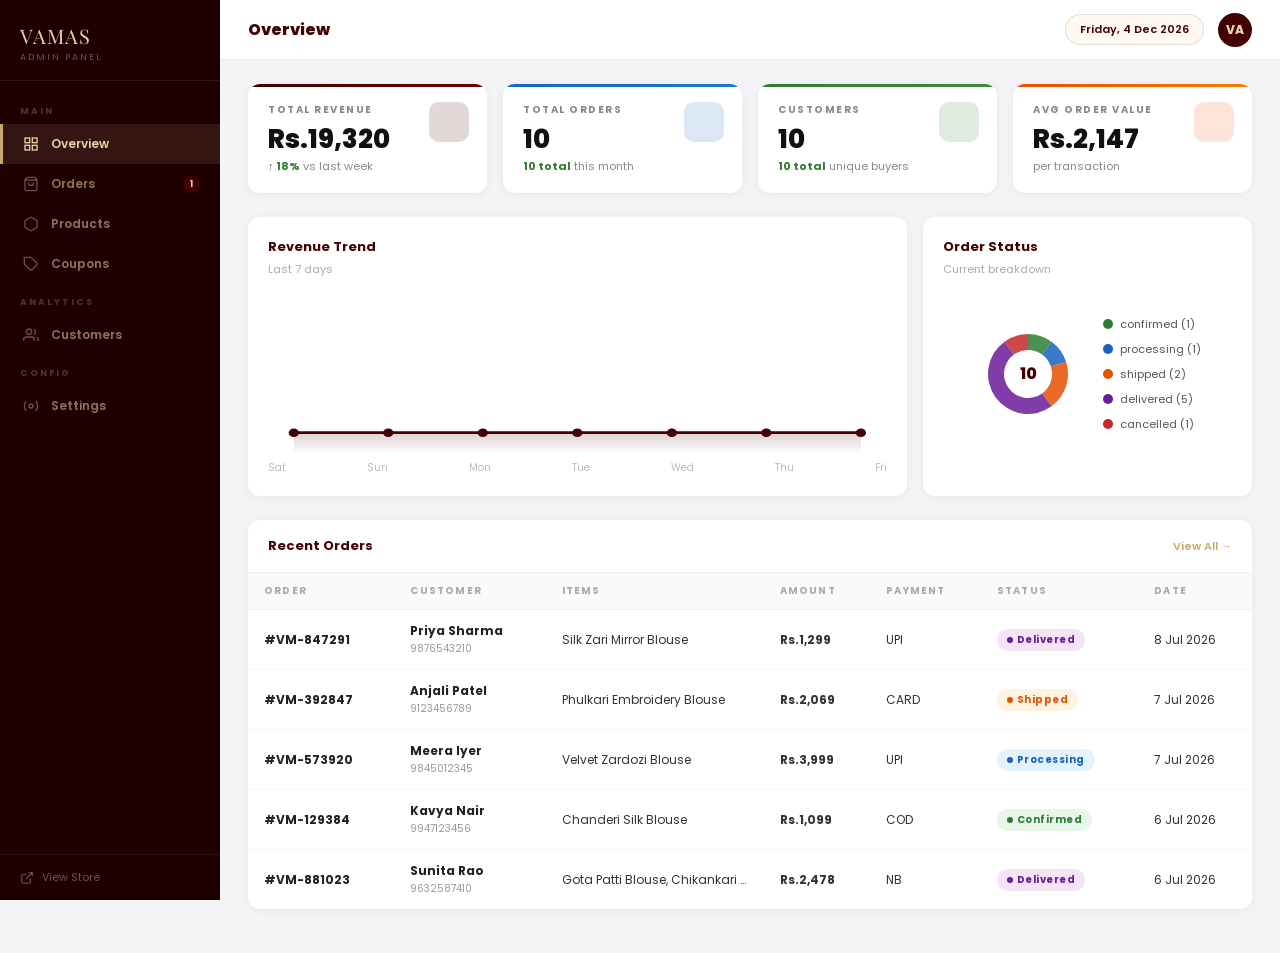
<file: dashboard.html>
<!DOCTYPE html>
<html lang="en">
<head>
  <meta charset="UTF-8">
  <meta name="viewport" content="width=device-width, initial-scale=1.0">
  <title>Admin Dashboard - VAMAS</title>
  <link rel="preconnect" href="https://fonts.googleapis.com">
  <link href="https://fonts.googleapis.com/css2?family=Poppins:wght@300;400;500;600;700;800&family=Playfair+Display:wght@700&display=swap" rel="stylesheet">
  <style>
    *{margin:0;padding:0;box-sizing:border-box;}
    :root{--m:#420001;--ml:#6a0002;--g:#e7d1a6;--gd:#c9a96e;--bg:#fff9f2;--sb:#1e0001;--sbl:#2e0002;}
    body{font-family:'Poppins',sans-serif;background:#f4f4f6;color:#333;display:flex;min-height:100vh;}

    /* ══ SIDEBAR ══ */
    .sidebar{width:220px;background:var(--sb);flex-shrink:0;display:flex;flex-direction:column;position:fixed;top:0;left:0;height:100vh;z-index:100;transition:width .3s;}
    .sb-logo{padding:22px 20px 16px;border-bottom:1px solid rgba(231,209,166,.1);}
    .sb-logo-text{font-family:'Playfair Display',serif;font-size:20px;color:var(--g);letter-spacing:.05em;}
    .sb-logo-sub{font-size:9px;color:rgba(231,209,166,.4);letter-spacing:2px;margin-top:2px;}
    .sb-nav{flex:1;padding:12px 0;overflow-y:auto;}
    .sb-section{font-size:9px;font-weight:700;color:rgba(231,209,166,.25);letter-spacing:2px;padding:12px 20px 6px;}
    .sb-item{display:flex;align-items:center;gap:12px;padding:11px 20px;cursor:pointer;color:rgba(231,209,166,.55);font-size:12px;font-weight:600;transition:all .2s;border-left:3px solid transparent;text-decoration:none;}
    .sb-item:hover{background:rgba(231,209,166,.06);color:rgba(231,209,166,.9);}
    .sb-item.active{background:rgba(231,209,166,.1);color:var(--g);border-left-color:var(--gd);}
    .sb-item svg{flex-shrink:0;opacity:.7;}
    .sb-item.active svg{opacity:1;}
    .sb-badge{background:var(--m);color:var(--g);font-size:9px;font-weight:700;padding:2px 7px;border-radius:10px;margin-left:auto;}
    .sb-footer{padding:14px 20px;border-top:1px solid rgba(231,209,166,.08);}
    .sb-store-link{display:flex;align-items:center;gap:8px;font-size:11px;color:rgba(231,209,166,.4);text-decoration:none;transition:color .2s;}
    .sb-store-link:hover{color:var(--g);}

    /* ══ MAIN ══ */
    .main{margin-left:220px;flex:1;display:flex;flex-direction:column;min-height:100vh;}

    /* ── Top bar ── */
    .topbar{background:#fff;padding:0 28px;height:60px;display:flex;align-items:center;justify-content:space-between;border-bottom:1px solid #eee;position:sticky;top:0;z-index:50;}
    .topbar-title{font-size:16px;font-weight:800;color:var(--m);}
    .topbar-right{display:flex;align-items:center;gap:14px;}
    .tb-badge{background:var(--bg);border:1px solid rgba(66,0,1,.12);border-radius:20px;padding:6px 14px;font-size:11px;font-weight:600;color:var(--m);cursor:pointer;}
    .tb-avatar{width:34px;height:34px;border-radius:50%;background:var(--m);color:var(--g);display:flex;align-items:center;justify-content:center;font-size:12px;font-weight:800;cursor:pointer;}

    /* ── Content ── */
    .content{padding:24px 28px;flex:1;}
    .section{display:none;}
    .section.active{display:block;}

    /* ── KPI Cards ── */
    .kpi-grid{display:grid;grid-template-columns:repeat(4,1fr);gap:16px;margin-bottom:24px;}
    .kpi-card{background:#fff;border-radius:12px;padding:18px 20px;box-shadow:0 1px 8px rgba(0,0,0,.06);position:relative;overflow:hidden;}
    .kpi-card::before{content:'';position:absolute;top:0;left:0;right:0;height:3px;}
    .kpi-card.c1::before{background:linear-gradient(90deg,var(--m),var(--ml));}
    .kpi-card.c2::before{background:linear-gradient(90deg,#1565c0,#1976d2);}
    .kpi-card.c3::before{background:linear-gradient(90deg,#2e7d32,#388e3c);}
    .kpi-card.c4::before{background:linear-gradient(90deg,#e65100,#f57c00);}
    .kpi-label{font-size:10px;font-weight:700;letter-spacing:1.5px;color:#888;margin-bottom:8px;}
    .kpi-value{font-size:26px;font-weight:800;color:#111;line-height:1;}
    .kpi-sub{font-size:11px;color:#888;margin-top:6px;}
    .kpi-sub span{font-weight:700;}
    .kpi-sub .up{color:#2e7d32;}
    .kpi-sub .down{color:#e53935;}
    .kpi-icon{position:absolute;top:18px;right:18px;width:40px;height:40px;border-radius:10px;display:flex;align-items:center;justify-content:center;opacity:.15;}
    .kpi-icon.c1{background:var(--m);}
    .kpi-icon.c2{background:#1565c0;}
    .kpi-icon.c3{background:#2e7d32;}
    .kpi-icon.c4{background:#e65100;}

    /* ── Charts row ── */
    .charts-row{display:grid;grid-template-columns:2fr 1fr;gap:16px;margin-bottom:24px;}
    .chart-card{background:#fff;border-radius:12px;padding:20px;box-shadow:0 1px 8px rgba(0,0,0,.06);}
    .chart-title{font-size:13px;font-weight:700;color:var(--m);margin-bottom:4px;}
    .chart-sub{font-size:11px;color:#aaa;margin-bottom:16px;}
    .chart-area{height:160px;position:relative;}
    .chart-labels{display:flex;justify-content:space-between;margin-top:6px;}
    .chart-label{font-size:10px;color:#bbb;text-align:center;}

    /* status pie / donut */
    .donut-wrap{display:flex;align-items:center;justify-content:center;gap:20px;height:160px;}
    .donut-legend{display:flex;flex-direction:column;gap:8px;}
    .dl-item{display:flex;align-items:center;gap:7px;font-size:11px;color:#555;}
    .dl-dot{width:10px;height:10px;border-radius:50%;flex-shrink:0;}

    /* ── Tables ── */
    .card{background:#fff;border-radius:12px;box-shadow:0 1px 8px rgba(0,0,0,.06);overflow:hidden;margin-bottom:20px;}
    .card-head{display:flex;align-items:center;justify-content:space-between;padding:16px 20px;border-bottom:1px solid #f0f0f0;}
    .card-title{font-size:13px;font-weight:700;color:var(--m);}
    .card-action{font-size:11px;color:var(--gd);cursor:pointer;font-weight:600;border:none;background:none;font-family:'Poppins',sans-serif;}
    .card-action:hover{color:var(--m);}
    table{width:100%;border-collapse:collapse;}
    th{font-size:10px;font-weight:700;letter-spacing:1.2px;color:#aaa;padding:10px 16px;text-align:left;background:#fafafa;border-bottom:1px solid #f0f0f0;}
    td{font-size:12px;padding:12px 16px;border-bottom:1px solid #f7f7f7;vertical-align:middle;}
    tr:last-child td{border-bottom:none;}
    tr:hover td{background:#fafafa;}
    .td-name{font-weight:700;color:#222;}
    .td-sub{font-size:10px;color:#999;margin-top:1px;}
    .td-img{width:36px;height:42px;border-radius:5px;object-fit:cover;object-position:top;border:1px solid #eee;}

    /* status badges */
    .badge{display:inline-flex;align-items:center;gap:4px;padding:3px 10px;border-radius:20px;font-size:10px;font-weight:700;letter-spacing:.5px;}
    .badge::before{content:'';width:6px;height:6px;border-radius:50%;flex-shrink:0;}
    .badge-confirmed{background:#e8f5e9;color:#2e7d32;}.badge-confirmed::before{background:#2e7d32;}
    .badge-processing{background:#e3f2fd;color:#1565c0;}.badge-processing::before{background:#1565c0;}
    .badge-shipped{background:#fff3e0;color:#e65100;}.badge-shipped::before{background:#e65100;}
    .badge-delivered{background:#f3e5f5;color:#6a1b9a;}.badge-delivered::before{background:#6a1b9a;}
    .badge-cancelled{background:#ffebee;color:#c62828;}.badge-cancelled::before{background:#c62828;}
    .badge-active{background:#e8f5e9;color:#2e7d32;}.badge-active::before{background:#2e7d32;}
    .badge-inactive{background:#f5f5f5;color:#999;}.badge-inactive::before{background:#bbb;}

    /* ── Search / filter bar ── */
    .filter-bar{display:flex;align-items:center;gap:10px;padding:12px 16px;background:#fff;border-radius:10px;margin-bottom:16px;box-shadow:0 1px 6px rgba(0,0,0,.05);}
    .filter-search{flex:1;border:1.5px solid #eee;border-radius:7px;padding:8px 12px;font-size:12px;font-family:'Poppins',sans-serif;outline:none;}
    .filter-search:focus{border-color:var(--m);}
    .filter-btn{border:1.5px solid #eee;background:#fff;border-radius:7px;padding:8px 14px;font-size:11px;font-weight:600;cursor:pointer;color:#666;font-family:'Poppins',sans-serif;transition:all .2s;}
    .filter-btn:hover,.filter-btn.active{border-color:var(--m);color:var(--m);background:rgba(66,0,1,.04);}
    .btn-add{background:var(--m);color:var(--g);border:none;border-radius:7px;padding:9px 18px;font-size:11px;font-weight:700;cursor:pointer;font-family:'Poppins',sans-serif;letter-spacing:.5px;transition:background .2s;display:flex;align-items:center;gap:6px;}
    .btn-add:hover{background:var(--ml);}

    /* ── Action buttons in table ── */
    .tbl-action{border:none;background:none;cursor:pointer;padding:5px;border-radius:5px;color:#bbb;transition:all .2s;font-size:13px;}
    .tbl-action:hover{background:#f0f0f0;color:var(--m);}
    .tbl-action.del:hover{background:#ffebee;color:#c62828;}
    .status-select{border:1px solid #eee;border-radius:5px;padding:5px 8px;font-size:11px;font-family:'Poppins',sans-serif;background:#fff;cursor:pointer;color:#555;}

    /* ── Product grid ── */
    .prod-grid{display:grid;grid-template-columns:repeat(3,1fr);gap:16px;}
    .prod-card{background:#fff;border-radius:10px;padding:14px;box-shadow:0 1px 6px rgba(0,0,0,.05);display:flex;gap:14px;align-items:flex-start;}
    .prod-card-img{width:64px;height:76px;border-radius:7px;object-fit:cover;object-position:top;flex-shrink:0;border:1px solid #eee;}
    .prod-card-info{flex:1;}
    .prod-card-name{font-size:12px;font-weight:700;color:var(--m);margin-bottom:3px;line-height:1.3;}
    .prod-card-type{font-size:10px;color:#aaa;margin-bottom:6px;}
    .prod-card-price{font-size:14px;font-weight:800;color:var(--m);}
    .prod-card-old{font-size:10px;color:#bbb;text-decoration:line-through;margin-left:5px;}
    .stock-bar-wrap{margin-top:7px;}
    .stock-bar-label{display:flex;justify-content:space-between;font-size:10px;color:#888;margin-bottom:3px;}
    .stock-bar{height:4px;background:#eee;border-radius:2px;overflow:hidden;}
    .stock-fill{height:100%;border-radius:2px;}
    .stock-fill.hi{background:#2e7d32;}
    .stock-fill.med{background:#f57c00;}
    .stock-fill.lo{background:#e53935;}

    /* ── Coupon manager ── */
    .coupon-grid{display:grid;grid-template-columns:repeat(2,1fr);gap:14px;margin-bottom:20px;}
    .coupon-card{background:#fff;border-radius:10px;padding:16px 18px;border:1.5px solid #eee;position:relative;transition:border-color .2s;}
    .coupon-card.active-coupon{border-color:rgba(66,0,1,.2);}
    .coupon-card-code{font-size:16px;font-weight:800;color:var(--m);letter-spacing:2px;font-family:monospace;margin-bottom:5px;}
    .coupon-card-desc{font-size:11px;color:#777;margin-bottom:10px;}
    .coupon-card-meta{display:flex;gap:14px;flex-wrap:wrap;}
    .coupon-meta-item{font-size:10px;color:#aaa;display:flex;flex-direction:column;gap:2px;}
    .coupon-meta-item strong{font-size:12px;font-weight:700;color:#333;}
    .coupon-actions{position:absolute;top:14px;right:14px;display:flex;gap:6px;}
    .cc-toggle{border:none;border-radius:14px;padding:4px 11px;font-size:10px;font-weight:700;cursor:pointer;font-family:'Poppins',sans-serif;transition:all .2s;}
    .cc-toggle.on{background:#e8f5e9;color:#2e7d32;}
    .cc-toggle.off{background:#f5f5f5;color:#999;}

    /* Add coupon form */
    .add-coupon-card{background:linear-gradient(135deg,rgba(66,0,1,.04),rgba(66,0,1,.02));border:1.5px dashed rgba(66,0,1,.2);border-radius:10px;padding:20px;text-align:center;cursor:pointer;transition:all .2s;}
    .add-coupon-card:hover{border-color:var(--m);background:rgba(66,0,1,.06);}
    .add-coupon-plus{font-size:28px;color:var(--gd);margin-bottom:8px;}
    .add-coupon-label{font-size:12px;font-weight:700;color:var(--m);}

    /* ── Modal ── */
    .modal-overlay{position:fixed;inset:0;background:rgba(0,0,0,.5);z-index:500;display:none;align-items:center;justify-content:center;}
    .modal-overlay.open{display:flex;}
    .modal{background:#fff;border-radius:16px;padding:28px;width:460px;max-width:95vw;box-shadow:0 24px 60px rgba(0,0,0,.2);}
    .modal-title{font-size:16px;font-weight:800;color:var(--m);margin-bottom:20px;}
    .m-field{margin-bottom:14px;}
    .m-label{font-size:10px;font-weight:700;letter-spacing:1px;color:#888;margin-bottom:5px;display:block;}
    .m-input{width:100%;border:1.5px solid #eee;border-radius:7px;padding:10px 12px;font-size:13px;font-family:'Poppins',sans-serif;outline:none;}
    .m-input:focus{border-color:var(--m);}
    .m-row{display:grid;grid-template-columns:1fr 1fr;gap:12px;}
    .m-btns{display:flex;gap:10px;margin-top:6px;}
    .m-btn-cancel{flex:1;background:#f5f5f5;color:#555;border:none;border-radius:8px;padding:12px;font-size:13px;font-weight:600;cursor:pointer;font-family:'Poppins',sans-serif;}
    .m-btn-save{flex:1;background:var(--m);color:var(--g);border:none;border-radius:8px;padding:12px;font-size:13px;font-weight:700;cursor:pointer;font-family:'Poppins',sans-serif;}
    .m-btn-save:hover{background:var(--ml);}

    /* ── Settings ── */
    .settings-grid{display:grid;grid-template-columns:1fr 1fr;gap:16px;}
    .settings-card{background:#fff;border-radius:12px;padding:22px;box-shadow:0 1px 8px rgba(0,0,0,.06);}
    .settings-title{font-size:13px;font-weight:700;color:var(--m);margin-bottom:16px;padding-bottom:10px;border-bottom:1px solid #f0f0f0;}
    .s-field{margin-bottom:14px;}
    .s-label{font-size:10px;font-weight:700;letter-spacing:1px;color:#999;margin-bottom:5px;display:block;}
    .s-input{width:100%;border:1.5px solid #eee;border-radius:7px;padding:9px 12px;font-size:12px;font-family:'Poppins',sans-serif;outline:none;color:#333;}
    .s-input:focus{border-color:var(--m);}
    .s-save{background:var(--m);color:var(--g);border:none;border-radius:7px;padding:10px 22px;font-size:12px;font-weight:700;cursor:pointer;font-family:'Poppins',sans-serif;margin-top:4px;}

    /* ── Responsive ── */
    @media(max-width:1024px){
      .sidebar{width:60px;}
      .sb-logo-text,.sb-logo-sub,.sb-item span,.sb-section,.sb-store-link span{display:none;}
      .sb-item{padding:13px;justify-content:center;}
      .sb-badge{display:none;}
      .main{margin-left:60px;}
      .kpi-grid{grid-template-columns:repeat(2,1fr);}
      .charts-row{grid-template-columns:1fr;}
      .prod-grid{grid-template-columns:repeat(2,1fr);}
      .settings-grid{grid-template-columns:1fr;}
    }
    @media(max-width:640px){
      .kpi-grid{grid-template-columns:1fr 1fr;}
      .coupon-grid{grid-template-columns:1fr;}
      .prod-grid{grid-template-columns:1fr;}
      .content{padding:14px;}
      .topbar{padding:0 14px;}
      table{font-size:11px;}
      td,th{padding:8px 10px;}
    }
  </style>
</head>
<body>

<!-- ══ SIDEBAR ══ -->
<aside class="sidebar" id="sidebar">
  <div class="sb-logo">
    <div class="sb-logo-text">VAMAS</div>
    <div class="sb-logo-sub">ADMIN PANEL</div>
  </div>
  <nav class="sb-nav">
    <div class="sb-section">MAIN</div>
    <a class="sb-item active" onclick="nav('overview')" href="#">
      <svg width="16" height="16" viewBox="0 0 24 24" fill="none" stroke="currentColor" stroke-width="2"><rect x="3" y="3" width="7" height="7"/><rect x="14" y="3" width="7" height="7"/><rect x="3" y="14" width="7" height="7"/><rect x="14" y="14" width="7" height="7"/></svg>
      <span>Overview</span>
    </a>
    <a class="sb-item" onclick="nav('orders')" href="#">
      <svg width="16" height="16" viewBox="0 0 24 24" fill="none" stroke="currentColor" stroke-width="2"><path d="M6 2L3 6v14a2 2 0 0 0 2 2h14a2 2 0 0 0 2-2V6l-3-4z"/><line x1="3" y1="6" x2="21" y2="6"/><path d="M16 10a4 4 0 0 1-8 0"/></svg>
      <span>Orders</span>
      <span class="sb-badge" id="sb-orders-badge">0</span>
    </a>
    <a class="sb-item" onclick="nav('products')" href="#">
      <svg width="16" height="16" viewBox="0 0 24 24" fill="none" stroke="currentColor" stroke-width="2"><path d="M21 16V8a2 2 0 0 0-1-1.73l-7-4a2 2 0 0 0-2 0l-7 4A2 2 0 0 0 3 8v8a2 2 0 0 0 1 1.73l7 4a2 2 0 0 0 2 0l7-4A2 2 0 0 0 21 16z"/></svg>
      <span>Products</span>
    </a>
    <a class="sb-item" onclick="nav('coupons')" href="#">
      <svg width="16" height="16" viewBox="0 0 24 24" fill="none" stroke="currentColor" stroke-width="2"><path d="M20.59 13.41l-7.17 7.17a2 2 0 0 1-2.83 0L2 12V2h10l8.59 8.59a2 2 0 0 1 0 2.82z"/><line x1="7" y1="7" x2="7.01" y2="7"/></svg>
      <span>Coupons</span>
    </a>
    <div class="sb-section">ANALYTICS</div>
    <a class="sb-item" onclick="nav('customers')" href="#">
      <svg width="16" height="16" viewBox="0 0 24 24" fill="none" stroke="currentColor" stroke-width="2"><path d="M17 21v-2a4 4 0 0 0-4-4H5a4 4 0 0 0-4 4v2"/><circle cx="9" cy="7" r="4"/><path d="M23 21v-2a4 4 0 0 0-3-3.87"/><path d="M16 3.13a4 4 0 0 1 0 7.75"/></svg>
      <span>Customers</span>
    </a>
    <div class="sb-section">CONFIG</div>
    <a class="sb-item" onclick="nav('settings')" href="#">
      <svg width="16" height="16" viewBox="0 0 24 24" fill="none" stroke="currentColor" stroke-width="2"><circle cx="12" cy="12" r="3"/><path d="M19.07 4.93a10 10 0 0 1 0 14.14M4.93 4.93a10 10 0 0 0 0 14.14"/></svg>
      <span>Settings</span>
    </a>
  </nav>
  <div class="sb-footer">
    <a class="sb-store-link" href="index.html" target="_blank">
      <svg width="14" height="14" viewBox="0 0 24 24" fill="none" stroke="currentColor" stroke-width="2"><path d="M18 13v6a2 2 0 0 1-2 2H5a2 2 0 0 1-2-2V8a2 2 0 0 1 2-2h6"/><polyline points="15 3 21 3 21 9"/><line x1="10" y1="14" x2="21" y2="3"/></svg>
      <span>View Store</span>
    </a>
  </div>
</aside>

<!-- ══ MAIN ══ -->
<div class="main">
  <div class="topbar">
    <div class="topbar-title" id="topbar-title">Overview</div>
    <div class="topbar-right">
      <div class="tb-badge" id="tb-date"></div>
      <div class="tb-avatar">VA</div>
    </div>
  </div>

  <div class="content">

    <!-- ════ OVERVIEW ════ -->
    <div class="section active" id="sec-overview">

      <div class="kpi-grid" id="kpi-grid">
        <div class="kpi-card c1">
          <div class="kpi-label">TOTAL REVENUE</div>
          <div class="kpi-value" id="kpi-revenue">Rs.0</div>
          <div class="kpi-sub"><span class="up" id="kpi-rev-change">—</span> vs last week</div>
          <div class="kpi-icon c1"><svg width="22" height="22" viewBox="0 0 24 24" fill="var(--m)" stroke="none"><path d="M12 2C6.48 2 2 6.48 2 12s4.48 10 10 10 10-4.48 10-10S17.52 2 12 2zm1.41 16.09V20h-2.67v-1.93c-1.71-.36-3.16-1.46-3.27-3.4h1.96c.1 1.05.82 1.87 2.65 1.87 1.96 0 2.4-.98 2.4-1.59 0-.83-.44-1.61-2.67-2.14-2.48-.6-4.18-1.62-4.18-3.67 0-1.72 1.39-2.84 3.11-3.21V4h2.67v1.95c1.86.45 2.79 1.86 2.85 3.39H14.3c-.05-1.11-.64-1.87-2.22-1.87-1.5 0-2.4.68-2.4 1.64 0 .84.65 1.39 2.67 1.91s4.18 1.39 4.18 3.91c-.01 1.83-1.38 2.83-3.12 3.16z"/></svg></div>
        </div>
        <div class="kpi-card c2">
          <div class="kpi-label">TOTAL ORDERS</div>
          <div class="kpi-value" id="kpi-orders">0</div>
          <div class="kpi-sub"><span class="up" id="kpi-ord-change">—</span> this month</div>
          <div class="kpi-icon c2"><svg width="22" height="22" viewBox="0 0 24 24" fill="#1565c0" stroke="none"><path d="M17 3H7c-1.1 0-2 .9-2 2v16l7-3 7 3V5c0-1.1-.9-2-2-2z"/></svg></div>
        </div>
        <div class="kpi-card c3">
          <div class="kpi-label">CUSTOMERS</div>
          <div class="kpi-value" id="kpi-customers">0</div>
          <div class="kpi-sub"><span class="up" id="kpi-cust-change">—</span> unique buyers</div>
          <div class="kpi-icon c3"><svg width="22" height="22" viewBox="0 0 24 24" fill="#2e7d32" stroke="none"><path d="M16 11c1.66 0 2.99-1.34 2.99-3S17.66 5 16 5c-1.66 0-3 1.34-3 3s1.34 3 3 3zm-8 0c1.66 0 2.99-1.34 2.99-3S9.66 5 8 5C6.34 5 5 6.34 5 8s1.34 3 3 3zm0 2c-2.33 0-7 1.17-7 3.5V19h14v-2.5c0-2.33-4.67-3.5-7-3.5zm8 0c-.29 0-.62.02-.97.05 1.16.84 1.97 1.97 1.97 3.45V19h6v-2.5c0-2.33-4.67-3.5-7-3.5z"/></svg></div>
        </div>
        <div class="kpi-card c4">
          <div class="kpi-label">AVG ORDER VALUE</div>
          <div class="kpi-value" id="kpi-aov">Rs.0</div>
          <div class="kpi-sub">per transaction</div>
          <div class="kpi-icon c4"><svg width="22" height="22" viewBox="0 0 24 24" fill="#e65100" stroke="none"><path d="M11.8 10.9c-2.27-.59-3-1.2-3-2.15 0-1.09 1.01-1.85 2.7-1.85 1.78 0 2.44.85 2.5 2.1h2.21c-.07-1.72-1.12-3.3-3.21-3.81V3h-3v2.16c-1.94.42-3.5 1.68-3.5 3.61 0 2.31 1.91 3.46 4.7 4.13 2.5.6 3 1.48 3 2.41 0 .69-.49 1.79-2.7 1.79-2.06 0-2.87-.92-2.98-2.1h-2.2c.12 2.19 1.76 3.42 3.68 3.83V21h3v-2.15c1.95-.37 3.5-1.5 3.5-3.55 0-2.84-2.43-3.81-4.7-4.4z"/></svg></div>
        </div>
      </div>

      <div class="charts-row">
        <div class="chart-card">
          <div class="chart-title">Revenue Trend</div>
          <div class="chart-sub">Last 7 days</div>
          <div class="chart-area" id="revenue-chart"></div>
          <div class="chart-labels" id="revenue-labels"></div>
        </div>
        <div class="chart-card">
          <div class="chart-title">Order Status</div>
          <div class="chart-sub">Current breakdown</div>
          <div class="donut-wrap" id="donut-wrap">
            <svg id="donut-svg" width="110" height="110" viewBox="0 0 110 110"></svg>
            <div class="donut-legend" id="donut-legend"></div>
          </div>
        </div>
      </div>

      <div class="card">
        <div class="card-head">
          <div class="card-title">Recent Orders</div>
          <button class="card-action" onclick="nav('orders')">View All →</button>
        </div>
        <div id="recent-orders-table"></div>
      </div>
    </div>

    <!-- ════ ORDERS ════ -->
    <div class="section" id="sec-orders">
      <div class="filter-bar">
        <input class="filter-search" id="order-search" placeholder="Search by order ID, customer..." oninput="renderOrders()">
        <button class="filter-btn active" id="fb-all"       onclick="filterOrders('all',this)">All</button>
        <button class="filter-btn"        id="fb-confirmed" onclick="filterOrders('confirmed',this)">Confirmed</button>
        <button class="filter-btn"        id="fb-shipped"   onclick="filterOrders('shipped',this)">Shipped</button>
        <button class="filter-btn"        id="fb-delivered" onclick="filterOrders('delivered',this)">Delivered</button>
        <button class="filter-btn"        id="fb-cancelled" onclick="filterOrders('cancelled',this)">Cancelled</button>
      </div>
      <div class="card">
        <div id="orders-table"></div>
      </div>
    </div>

    <!-- ════ PRODUCTS ════ -->
    <div class="section" id="sec-products">
      <div class="prod-grid" id="prod-grid"></div>
    </div>

    <!-- ════ COUPONS ════ -->
    <div class="section" id="sec-coupons">
      <div style="display:flex;align-items:center;justify-content:space-between;margin-bottom:16px;">
        <div>
          <div style="font-size:16px;font-weight:800;color:var(--m);">Coupon Manager</div>
          <div style="font-size:11px;color:#aaa;margin-top:2px;">Create and manage discount codes</div>
        </div>
        <button class="btn-add" onclick="openAddCoupon()">
          <svg width="14" height="14" viewBox="0 0 24 24" fill="none" stroke="currentColor" stroke-width="2.5"><line x1="12" y1="5" x2="12" y2="19"/><line x1="5" y1="12" x2="19" y2="12"/></svg>
          Add Coupon
        </button>
      </div>
      <div class="coupon-grid" id="coupon-grid"></div>
    </div>

    <!-- ════ CUSTOMERS ════ -->
    <div class="section" id="sec-customers">
      <div class="card">
        <div class="card-head"><div class="card-title">All Customers</div></div>
        <div id="customers-table"></div>
      </div>
    </div>

    <!-- ════ SETTINGS ════ -->
    <div class="section" id="sec-settings">
      <div class="settings-grid">
        <div class="settings-card">
          <div class="settings-title">Store Information</div>
          <div class="s-field"><label class="s-label">STORE NAME</label><input class="s-input" value="VAMAS — Handcrafted Blouses"></div>
          <div class="s-field"><label class="s-label">EMAIL</label><input class="s-input" value="support@vamas.in"></div>
          <div class="s-field"><label class="s-label">PHONE</label><input class="s-input" value="+91 98765 43210"></div>
          <div class="s-field"><label class="s-label">CITY</label><input class="s-input" value="Mumbai, Maharashtra"></div>
          <button class="s-save">Save Changes</button>
        </div>
        <div class="settings-card">
          <div class="settings-title">Delivery Settings</div>
          <div class="s-field"><label class="s-label">FREE DELIVERY THRESHOLD (Rs.)</label><input class="s-input" id="s-free-del" value="999"></div>
          <div class="s-field"><label class="s-label">STANDARD DELIVERY CHARGE (Rs.)</label><input class="s-input" value="79"></div>
          <div class="s-field"><label class="s-label">COD CHARGE (Rs.)</label><input class="s-input" value="40"></div>
          <div class="s-field"><label class="s-label">DELIVERY DAYS</label><input class="s-input" value="4–7 business days"></div>
          <button class="s-save">Save Changes</button>
        </div>
        <div class="settings-card">
          <div class="settings-title">Announcement Bar</div>
          <div class="s-field"><label class="s-label">ANNOUNCEMENT TEXT</label><input class="s-input" value="FREE SHIPPING ABOVE Rs.999 | USE CODE FIRST10 FOR 10% OFF"></div>
          <div class="s-field"><label class="s-label">BACKGROUND COLOR</label><input class="s-input" value="#420001"></div>
          <button class="s-save">Save Changes</button>
        </div>
        <div class="settings-card">
          <div class="settings-title">Quick Links</div>
          <div style="display:flex;flex-direction:column;gap:8px;">
            <a href="index.html" target="_blank" style="font-size:12px;color:var(--m);text-decoration:none;padding:8px 12px;background:rgba(66,0,1,.05);border-radius:6px;display:flex;align-items:center;gap:8px;">
              <svg width="13" height="13" viewBox="0 0 24 24" fill="none" stroke="currentColor" stroke-width="2"><path d="M3 9l9-7 9 7v11a2 2 0 0 1-2 2H5a2 2 0 0 1-2-2z"/></svg> Homepage
            </a>
            <a href="collection.html" target="_blank" style="font-size:12px;color:var(--m);text-decoration:none;padding:8px 12px;background:rgba(66,0,1,.05);border-radius:6px;display:flex;align-items:center;gap:8px;">
              <svg width="13" height="13" viewBox="0 0 24 24" fill="none" stroke="currentColor" stroke-width="2"><rect x="3" y="3" width="7" height="7"/><rect x="14" y="3" width="7" height="7"/><rect x="3" y="14" width="7" height="7"/><rect x="14" y="14" width="7" height="7"/></svg> Collections
            </a>
            <a href="product.html" target="_blank" style="font-size:12px;color:var(--m);text-decoration:none;padding:8px 12px;background:rgba(66,0,1,.05);border-radius:6px;display:flex;align-items:center;gap:8px;">
              <svg width="13" height="13" viewBox="0 0 24 24" fill="none" stroke="currentColor" stroke-width="2"><path d="M21 16V8a2 2 0 0 0-1-1.73l-7-4a2 2 0 0 0-2 0l-7 4A2 2 0 0 0 3 8v8a2 2 0 0 0 1 1.73l7 4a2 2 0 0 0 2 0l7-4A2 2 0 0 0 21 16z"/></svg> Product Page
            </a>
            <a href="cart.html" target="_blank" style="font-size:12px;color:var(--m);text-decoration:none;padding:8px 12px;background:rgba(66,0,1,.05);border-radius:6px;display:flex;align-items:center;gap:8px;">
              <svg width="13" height="13" viewBox="0 0 24 24" fill="none" stroke="currentColor" stroke-width="2"><path d="M6 2L3 6v14a2 2 0 0 0 2 2h14a2 2 0 0 0 2-2V6l-3-4z"/></svg> Cart
            </a>
            <a href="checkout.html" target="_blank" style="font-size:12px;color:var(--m);text-decoration:none;padding:8px 12px;background:rgba(66,0,1,.05);border-radius:6px;display:flex;align-items:center;gap:8px;">
              <svg width="13" height="13" viewBox="0 0 24 24" fill="none" stroke="currentColor" stroke-width="2"><path d="M12 22s8-4 8-10V5l-8-3-8 3v7c0 6 8 10 8 10z"/></svg> Checkout
            </a>
          </div>
        </div>
      </div>
    </div>

  </div>
</div>

<!-- ══ ADD/EDIT COUPON MODAL ══ -->
<div class="modal-overlay" id="coupon-modal">
  <div class="modal">
    <div class="modal-title" id="modal-title">Add New Coupon</div>
    <div class="m-row">
      <div class="m-field"><label class="m-label">COUPON CODE</label><input class="m-input" id="m-code" placeholder="e.g. SAVE25" style="text-transform:uppercase;"></div>
      <div class="m-field"><label class="m-label">DISCOUNT %</label><input class="m-input" id="m-pct" type="number" min="1" max="80" placeholder="e.g. 25"></div>
    </div>
    <div class="m-field"><label class="m-label">DESCRIPTION</label><input class="m-input" id="m-desc" placeholder="e.g. 25% off sitewide"></div>
    <div class="m-row">
      <div class="m-field"><label class="m-label">MIN ORDER (Rs.)</label><input class="m-input" id="m-min" type="number" placeholder="0 = no minimum" value="0"></div>
      <div class="m-field"><label class="m-label">MAX USES</label><input class="m-input" id="m-max" type="number" placeholder="0 = unlimited" value="100"></div>
    </div>
    <div class="m-btns">
      <button class="m-btn-cancel" onclick="closeCouponModal()">Cancel</button>
      <button class="m-btn-save" onclick="saveCoupon()">Save Coupon</button>
    </div>
  </div>
</div>

<script>
(function(){

  /* ════ DEMO SEED DATA ════ */
  var DEMO_ORDERS = [
    {id:'VM-847291',date:'2026-07-08T10:23:00',customer:'Priya Sharma',phone:'9876543210',city:'Mumbai, MH',items:[{name:'Silk Zari Mirror Blouse',qty:1,price:1299,img:'assets/slide-pink.jpg'}],subtotal:1299,discount:700,coupon:null,couponAmt:0,delivery:0,codCharge:0,total:1299,payment:'UPI',status:'delivered'},
    {id:'VM-392847',date:'2026-07-07T14:10:00',customer:'Anjali Patel',phone:'9123456789',city:'Delhi',items:[{name:'Phulkari Embroidery Blouse',qty:2,price:1149,img:'assets/prod-indigo.jpg'}],subtotal:2298,discount:900,coupon:'FIRST10',couponAmt:229,delivery:0,codCharge:0,total:2069,payment:'CARD',status:'shipped'},
    {id:'VM-573920',date:'2026-07-07T09:05:00',customer:'Meera Iyer',phone:'9845012345',city:'Bangalore',items:[{name:'Velvet Zardozi Blouse',qty:1,price:3999,img:'assets/prod-brinjal.jpg'}],subtotal:3999,discount:1500,coupon:null,couponAmt:0,delivery:0,codCharge:0,total:3999,payment:'UPI',status:'processing'},
    {id:'VM-129384',date:'2026-07-06T16:30:00',customer:'Kavya Nair',phone:'9947123456',city:'Kochi',items:[{name:'Chanderi Silk Blouse',qty:1,price:1199,img:'assets/prod-darkmaroon.jpg'}],subtotal:1199,discount:700,coupon:'VAMAS15',couponAmt:179,delivery:79,codCharge:0,total:1099,payment:'COD',status:'confirmed'},
    {id:'VM-881023',date:'2026-07-06T11:45:00',customer:'Sunita Rao',phone:'9632587410',city:'Hyderabad',items:[{name:'Gota Patti Blouse',qty:2,price:999,img:'assets/prod-green2.jpg'},{name:'Chikankari Blouse',qty:1,price:1099,img:'assets/prod-maroon2.jpg'}],subtotal:3097,discount:1200,coupon:'SAVE20',couponAmt:619,delivery:0,codCharge:0,total:2478,payment:'NB',status:'delivered'},
    {id:'VM-334720',date:'2026-07-05T13:20:00',customer:'Deepa Singh',phone:'9871234560',city:'Jaipur',items:[{name:'Silk Zari Mirror Blouse',qty:1,price:1299,img:'assets/slide-pink.jpg'}],subtotal:1299,discount:700,coupon:null,couponAmt:0,delivery:0,codCharge:0,total:1299,payment:'UPI',status:'delivered'},
    {id:'VM-295610',date:'2026-07-05T08:15:00',customer:'Rekha Menon',phone:'9567891234',city:'Chennai',items:[{name:'Phulkari Embroidery Blouse',qty:1,price:1149,img:'assets/prod-indigo.jpg'}],subtotal:1149,discount:650,coupon:'FIRST10',couponAmt:114,delivery:79,codCharge:0,total:1114,payment:'CARD',status:'cancelled'},
    {id:'VM-709183',date:'2026-07-04T17:00:00',customer:'Lalitha Devi',phone:'9988776655',city:'Kolkata',items:[{name:'Velvet Zardozi Blouse',qty:1,price:3999,img:'assets/prod-brinjal.jpg'}],subtotal:3999,discount:1500,coupon:null,couponAmt:0,delivery:0,codCharge:0,total:3999,payment:'UPI',status:'delivered'},
    {id:'VM-458290',date:'2026-07-03T12:10:00',customer:'Nita Shah',phone:'9712345678',city:'Ahmedabad',items:[{name:'Chanderi Silk Blouse',qty:2,price:1199,img:'assets/prod-darkmaroon.jpg'}],subtotal:2398,discount:1400,coupon:'VAMAS15',couponAmt:359,delivery:0,codCharge:0,total:2039,payment:'UPI',status:'delivered'},
    {id:'VM-614739',date:'2026-07-02T10:50:00',customer:'Pooja Verma',phone:'9823456781',city:'Pune',items:[{name:'Gota Patti Blouse',qty:1,price:999,img:'assets/prod-green2.jpg'}],subtotal:999,discount:600,coupon:null,couponAmt:0,delivery:0,codCharge:40,total:1039,payment:'COD',status:'shipped'}
  ];

  var PRODUCTS = [
    {name:'Silk Zari Mirror Blouse',type:'Bridal · Silk',price:1299,orig:1999,stock:15,sold:847,img:'assets/slide-pink.jpg'},
    {name:'Phulkari Embroidery Blouse',type:'Festive · Cotton',price:1149,orig:1799,stock:8,sold:324,img:'assets/prod-indigo.jpg'},
    {name:'Velvet Zardozi Blouse',type:'Bridal · Velvet',price:3999,orig:5499,stock:4,sold:216,img:'assets/prod-brinjal.jpg'},
    {name:'Gota Patti Blouse',type:'Festive · Silk',price:999,orig:1599,stock:22,sold:492,img:'assets/prod-green2.jpg'},
    {name:'Chikankari Lucknowi Blouse',type:'Casual · Cotton Silk',price:1099,orig:1799,stock:11,sold:178,img:'assets/prod-maroon2.jpg'},
    {name:'Chanderi Silk Blouse',type:'Festive · Chanderi',price:1199,orig:1899,stock:6,sold:293,img:'assets/prod-darkmaroon.jpg'}
  ];

  /* ════ LOAD DATA ════ */
  function loadOrders(){
    var stored = [];
    try{ stored = JSON.parse(localStorage.getItem('vamas_orders_db'))||[]; }catch(e){}
    if(stored.length === 0){
      try{ localStorage.setItem('vamas_orders_db', JSON.stringify(DEMO_ORDERS)); }catch(e){}
      return DEMO_ORDERS;
    }
    return stored;
  }
  function saveOrders(orders){ try{ localStorage.setItem('vamas_orders_db', JSON.stringify(orders)); }catch(e){} }
  var COUPON_DEFAULT = {
    'FIRST10': {pct:10, desc:'10% off first order',    minOrder:0,   maxUses:500, uses:0, active:true},
    'SAVE20':  {pct:20, desc:'20% off (min Rs.999)',   minOrder:999, maxUses:100, uses:0, active:true},
    'VAMAS15': {pct:15, desc:'15% off for members',    minOrder:500, maxUses:200, uses:0, active:true},
    'BRIDAL10':{pct:10, desc:'10% off bridal orders',  minOrder:0,   maxUses:50,  uses:0, active:false}
  };
  function loadCoupons(){
    try{ var d=JSON.parse(localStorage.getItem('vamas_coupons_db')); if(!d){ d=COUPON_DEFAULT; localStorage.setItem('vamas_coupons_db',JSON.stringify(d)); } return d; }catch(e){ return COUPON_DEFAULT; }
  }

  /* ════ HELPERS ════ */
  function fmt(n){ return 'Rs.'+Number(n).toLocaleString('en-IN'); }
  function escH(s){ return String(s||'').replace(/&/g,'&amp;').replace(/</g,'&lt;').replace(/>/g,'&gt;').replace(/"/g,'&quot;'); }
  function fmtDate(iso){ var d=new Date(iso); return d.getDate()+' '+['Jan','Feb','Mar','Apr','May','Jun','Jul','Aug','Sep','Oct','Nov','Dec'][d.getMonth()]+' '+d.getFullYear(); }
  function statusBadge(s){
    var map={confirmed:'badge-confirmed',processing:'badge-processing',shipped:'badge-shipped',delivered:'badge-delivered',cancelled:'badge-cancelled'};
    return '<span class="badge '+(map[s]||'badge-confirmed')+'">'+s.charAt(0).toUpperCase()+s.slice(1)+'</span>';
  }
  function setDate(){
    var d=new Date();
    var days=['Sunday','Monday','Tuesday','Wednesday','Thursday','Friday','Saturday'];
    var months=['Jan','Feb','Mar','Apr','May','Jun','Jul','Aug','Sep','Oct','Nov','Dec'];
    document.getElementById('tb-date').textContent = days[d.getDay()]+', '+d.getDate()+' '+months[d.getMonth()]+' '+d.getFullYear();
  }

  /* ════ NAVIGATION ════ */
  var SECTIONS = {overview:'Overview',orders:'Orders',products:'Products',coupons:'Coupons',customers:'Customers',settings:'Settings'};
  window.nav = function(id){
    document.querySelectorAll('.section').forEach(function(s){ s.classList.remove('active'); });
    document.querySelectorAll('.sb-item').forEach(function(i){ i.classList.remove('active'); });
    document.getElementById('sec-'+id).classList.add('active');
    document.querySelectorAll('.sb-item').forEach(function(i){ if(i.getAttribute('onclick')==="nav('"+id+"')") i.classList.add('active'); });
    document.getElementById('topbar-title').textContent = SECTIONS[id]||id;
    if(id==='orders')    renderOrders();
    if(id==='products')  renderProducts();
    if(id==='coupons')   renderCoupons();
    if(id==='customers') renderCustomers();
    return false;
  };

  /* ════ OVERVIEW ════ */
  function renderOverview(){
    var orders  = loadOrders();
    var revenue = orders.filter(function(o){ return o.status!=='cancelled'; }).reduce(function(s,o){ return s+(o.total||0); },0);
    var customers = [...new Set(orders.map(function(o){ return o.phone; }))].length;
    var aov     = orders.length ? Math.round(revenue/orders.filter(function(o){ return o.status!=='cancelled'; }).length) : 0;

    document.getElementById('kpi-revenue').textContent  = fmt(revenue);
    document.getElementById('kpi-orders').textContent   = orders.length;
    document.getElementById('kpi-customers').textContent= customers;
    document.getElementById('kpi-aov').textContent      = fmt(aov);
    document.getElementById('sb-orders-badge').textContent = orders.filter(function(o){ return o.status==='confirmed'; }).length;

    /* rev change mock */
    document.getElementById('kpi-rev-change').textContent = '↑ 18%';
    document.getElementById('kpi-ord-change').textContent = orders.length+' total';
    document.getElementById('kpi-cust-change').textContent = customers+' total';

    drawRevenueChart(orders);
    drawDonut(orders);
    renderRecentOrders(orders.slice(0,5));
  }

  function drawRevenueChart(orders){
    var days = [], labels = [];
    var now = new Date();
    for(var i=6;i>=0;i--){
      var d = new Date(now); d.setDate(d.getDate()-i);
      var key = d.toISOString().slice(0,10);
      var dayRevenue = orders.filter(function(o){ return o.date && o.date.slice(0,10)===key && o.status!=='cancelled'; }).reduce(function(s,o){ return s+(o.total||0); },0);
      days.push(dayRevenue);
      labels.push(['Sun','Mon','Tue','Wed','Thu','Fri','Sat'][d.getDay()]);
    }
    var max = Math.max.apply(null, days)||1;
    var W=480, H=150, pad=20;
    var pts = days.map(function(v,i){ return [(pad + i*(W-2*pad)/6), H - pad - (v/max)*(H-2*pad)]; });
    var d = 'M'+pts.map(function(p){ return p[0]+','+p[1]; }).join(' L');
    var area = 'M'+pts[0][0]+','+H+' L'+pts.map(function(p){ return p[0]+','+p[1]; }).join(' L')+' L'+pts[pts.length-1][0]+','+H+' Z';
    document.getElementById('revenue-chart').innerHTML =
      '<svg viewBox="0 0 '+W+' '+H+'" width="100%" height="100%" preserveAspectRatio="none">'
      +'<defs><linearGradient id="rcg" x1="0" y1="0" x2="0" y2="1"><stop offset="0%" stop-color="#420001" stop-opacity=".18"/><stop offset="100%" stop-color="#420001" stop-opacity="0"/></linearGradient></defs>'
      +'<path d="'+area+'" fill="url(#rcg)"/>'
      +'<path d="'+d+'" fill="none" stroke="#420001" stroke-width="2.5" stroke-linejoin="round" stroke-linecap="round"/>'
      + pts.map(function(p,i){ return '<circle cx="'+p[0]+'" cy="'+p[1]+'" r="4" fill="#420001"/><text x="'+p[0]+'" y="'+(p[1]-10)+'" text-anchor="middle" font-size="10" fill="#888" font-family="Poppins">'+(days[i]?'Rs.'+Math.round(days[i]/100)+'k':'')+'</text>'; }).join('')
      +'</svg>';
    document.getElementById('revenue-labels').innerHTML = labels.map(function(l){ return '<div class="chart-label">'+l+'</div>'; }).join('');
  }

  function drawDonut(orders){
    var statuses = {confirmed:0,processing:0,shipped:0,delivered:0,cancelled:0};
    orders.forEach(function(o){ if(statuses[o.status]!==undefined) statuses[o.status]++; });
    var total = orders.length||1;
    var colors = {confirmed:'#2e7d32',processing:'#1565c0',shipped:'#e65100',delivered:'#6a1b9a',cancelled:'#c62828'};
    var cx=55,cy=55,r=40,ir=24,cx_offset=0;
    var paths='',start=0;
    var svg = document.getElementById('donut-svg');
    var legend = document.getElementById('donut-legend');
    legend.innerHTML='';
    Object.keys(statuses).forEach(function(key){
      var count = statuses[key];
      if(!count) return;
      var pct = count/total;
      var angle = pct*2*Math.PI;
      var x1=cx+r*Math.sin(start), y1=cy-r*Math.cos(start);
      var x2=cx+r*Math.sin(start+angle), y2=cy-r*Math.cos(start+angle);
      var large=angle>Math.PI?1:0;
      var x3=cx+ir*Math.sin(start+angle), y3=cy-ir*Math.cos(start+angle);
      var x4=cx+ir*Math.sin(start), y4=cy-ir*Math.cos(start);
      paths+='<path d="M'+x1+','+y1+' A'+r+','+r+' 0 '+large+' 1 '+x2+','+y2+' L'+x3+','+y3+' A'+ir+','+ir+' 0 '+large+' 0 '+x4+','+y4+' Z" fill="'+colors[key]+'" opacity=".85"/>';
      start+=angle;
      legend.innerHTML+='<div class="dl-item"><div class="dl-dot" style="background:'+colors[key]+'"></div>'+key+' ('+count+')</div>';
    });
    svg.innerHTML = paths+'<text x="'+cx+'" y="'+(cy+5)+'" text-anchor="middle" font-size="16" font-weight="800" fill="#420001" font-family="Poppins">'+total+'</text>';
  }

  function renderRecentOrders(orders){
    var html = '<table><thead><tr><th>ORDER</th><th>CUSTOMER</th><th>ITEMS</th><th>AMOUNT</th><th>PAYMENT</th><th>STATUS</th><th>DATE</th></tr></thead><tbody>';
    orders.forEach(function(o){
      var itemNames = (o.items||[]).map(function(i){ return i.name; }).join(', ');
      html += '<tr>'
        +'<td><div class="td-name">#'+escH(o.id)+'</div></td>'
        +'<td><div class="td-name">'+escH(o.customer)+'</div><div class="td-sub">'+escH(o.phone||'')+'</div></td>'
        +'<td style="max-width:180px;white-space:nowrap;overflow:hidden;text-overflow:ellipsis;">'+escH(itemNames)+'</td>'
        +'<td><strong>'+fmt(o.total||0)+'</strong></td>'
        +'<td>'+escH(o.payment||'—')+'</td>'
        +'<td>'+statusBadge(o.status)+'</td>'
        +'<td>'+fmtDate(o.date)+'</td>'
        +'</tr>';
    });
    document.getElementById('recent-orders-table').innerHTML = html+'</tbody></table>';
  }

  /* ════ ORDERS ════ */
  var orderFilter = 'all';
  window.filterOrders = function(f, btn){
    orderFilter = f;
    document.querySelectorAll('[id^="fb-"]').forEach(function(b){ b.classList.remove('active'); });
    btn.classList.add('active');
    renderOrders();
  };
  window.renderOrders = function(){
    var orders  = loadOrders();
    var search  = (document.getElementById('order-search')||{}).value||'';
    var filtered= orders.filter(function(o){
      var matchFilter = orderFilter==='all' || o.status===orderFilter;
      var matchSearch = !search || (o.id+o.customer+o.phone).toLowerCase().indexOf(search.toLowerCase())>-1;
      return matchFilter && matchSearch;
    });
    var html = '<table><thead><tr><th>ORDER ID</th><th>CUSTOMER</th><th>ITEMS</th><th>AMOUNT</th><th>PAYMENT</th><th>STATUS</th><th>DATE</th><th>ACTION</th></tr></thead><tbody>';
    if(!filtered.length) html += '<tr><td colspan="8" style="text-align:center;padding:32px;color:#aaa;">No orders found</td></tr>';
    filtered.forEach(function(o){
      var itemNames = (o.items||[]).map(function(i){ return i.name+(i.qty>1?' ×'+i.qty:''); }).join(', ');
      html += '<tr>'
        +'<td><div class="td-name">#'+escH(o.id)+'</div><div class="td-sub">'+escH(o.city||'')+'</div></td>'
        +'<td><div class="td-name">'+escH(o.customer)+'</div><div class="td-sub">'+escH(o.phone||'')+'</div></td>'
        +'<td style="max-width:160px;white-space:nowrap;overflow:hidden;text-overflow:ellipsis;font-size:11px;">'+escH(itemNames)+'</td>'
        +'<td><strong>'+fmt(o.total||0)+'</strong>'+(o.coupon?'<div class="td-sub">'+escH(o.coupon)+'</div>':'')+'</td>'
        +'<td>'+escH(o.payment||'—')+'</td>'
        +'<td><select class="status-select" onchange="updateOrderStatus(\''+escH(o.id)+'\',this.value)">'
        +['confirmed','processing','shipped','delivered','cancelled'].map(function(s){ return '<option value="'+s+'"'+(o.status===s?' selected':'')+'>'+s.charAt(0).toUpperCase()+s.slice(1)+'</option>'; }).join('')
        +'</select></td>'
        +'<td>'+fmtDate(o.date)+'</td>'
        +'<td><button class="tbl-action" title="View">&#128065;</button></td>'
        +'</tr>';
    });
    document.getElementById('orders-table').innerHTML = html+'</tbody></table>';
  };
  window.updateOrderStatus = function(id, status){
    var orders = loadOrders();
    for(var i=0;i<orders.length;i++){ if(orders[i].id===id){ orders[i].status=status; break; } }
    saveOrders(orders);
    renderOverview();
  };

  /* ════ PRODUCTS ════ */
  function renderProducts(){
    var html = '';
    PRODUCTS.forEach(function(p){
      var stockPct = Math.min(100, Math.round(p.stock/30*100));
      var cls = stockPct>50?'hi':stockPct>20?'med':'lo';
      html += '<div class="prod-card">'
        +'<img class="prod-card-img" src="'+escH(p.img)+'" alt="'+escH(p.name)+'" onerror="this.src=\'assets/slide-pink.jpg\'">'
        +'<div class="prod-card-info">'
        +'<div class="prod-card-name">'+escH(p.name)+'</div>'
        +'<div class="prod-card-type">'+escH(p.type)+'</div>'
        +'<div><span class="prod-card-price">'+fmt(p.price)+'</span><span class="prod-card-old">'+fmt(p.orig)+'</span></div>'
        +'<div class="stock-bar-wrap">'
        +'<div class="stock-bar-label"><span>Stock: '+p.stock+' units</span><span>'+p.sold+' sold</span></div>'
        +'<div class="stock-bar"><div class="stock-fill '+cls+'" style="width:'+stockPct+'%"></div></div>'
        +'</div></div></div>';
    });
    document.getElementById('prod-grid').innerHTML = html;
  }

  /* ════ COUPONS ════ */
  function renderCoupons(){
    var db = loadCoupons();
    var html = '';
    Object.keys(db).forEach(function(code){
      var c = db[code];
      html += '<div class="coupon-card'+(c.active?' active-coupon':'')+'">'
        +'<div class="coupon-actions">'
        +'<button class="cc-toggle '+(c.active?'on':'off')+'" onclick="toggleCoupon(\''+escH(code)+'\')">'+(c.active?'Active':'Off')+'</button>'
        +'<button class="tbl-action del" onclick="delCoupon(\''+escH(code)+'\')" title="Delete">&#10005;</button>'
        +'</div>'
        +'<div class="coupon-card-code">'+escH(code)+'</div>'
        +'<div class="coupon-card-desc">'+escH(c.desc||'')+'</div>'
        +'<div class="coupon-card-meta">'
        +'<div class="coupon-meta-item"><span>DISCOUNT</span><strong>'+c.pct+'% off</strong></div>'
        +'<div class="coupon-meta-item"><span>MIN ORDER</span><strong>'+(c.minOrder?fmt(c.minOrder):'None')+'</strong></div>'
        +'<div class="coupon-meta-item"><span>USES</span><strong>'+(c.uses||0)+'/'+(c.maxUses||'∞')+'</strong></div>'
        +'</div></div>';
    });
    if(!Object.keys(db).length) html = '<div style="text-align:center;padding:32px;color:#aaa;grid-column:1/-1;">No coupons yet. Add your first coupon!</div>';
    document.getElementById('coupon-grid').innerHTML = html;
  }
  window.toggleCoupon = function(code){
    var db = loadCoupons(); if(db[code]){ db[code].active=!db[code].active; try{ localStorage.setItem('vamas_coupons_db',JSON.stringify(db)); }catch(e){} } renderCoupons();
  };
  window.delCoupon = function(code){
    if(!confirm('Delete coupon '+code+'?')) return;
    var db = loadCoupons(); delete db[code]; try{ localStorage.setItem('vamas_coupons_db',JSON.stringify(db)); }catch(e){} renderCoupons();
  };

  /* coupon modal */
  window.openAddCoupon = function(){
    document.getElementById('modal-title').textContent = 'Add New Coupon';
    ['m-code','m-pct','m-desc'].forEach(function(id){ document.getElementById(id).value=''; });
    document.getElementById('m-min').value='0';
    document.getElementById('m-max').value='100';
    document.getElementById('coupon-modal').classList.add('open');
  };
  window.closeCouponModal = function(){ document.getElementById('coupon-modal').classList.remove('open'); };
  window.saveCoupon = function(){
    var code = document.getElementById('m-code').value.trim().toUpperCase();
    var pct  = parseInt(document.getElementById('m-pct').value)||0;
    if(!code||!pct){ alert('Code and discount % are required.'); return; }
    var db = loadCoupons();
    db[code] = {pct:pct, desc:document.getElementById('m-desc').value.trim(), minOrder:parseInt(document.getElementById('m-min').value)||0, maxUses:parseInt(document.getElementById('m-max').value)||0, uses:db[code]?db[code].uses||0:0, active:true};
    try{ localStorage.setItem('vamas_coupons_db',JSON.stringify(db)); }catch(e){}
    closeCouponModal(); renderCoupons();
  };
  document.getElementById('coupon-modal').addEventListener('click', function(e){ if(e.target===this) closeCouponModal(); });

  /* ════ CUSTOMERS ════ */
  function renderCustomers(){
    var orders = loadOrders();
    var map = {};
    orders.forEach(function(o){
      if(!map[o.phone]){ map[o.phone]={name:o.customer,phone:o.phone,city:o.city,orders:0,spent:0,last:o.date}; }
      if(o.status!=='cancelled'){ map[o.phone].orders++; map[o.phone].spent+=(o.total||0); }
      if(o.date>map[o.phone].last) map[o.phone].last=o.date;
    });
    var customers = Object.values(map).sort(function(a,b){ return b.spent-a.spent; });
    var html = '<table><thead><tr><th>CUSTOMER</th><th>PHONE</th><th>CITY</th><th>ORDERS</th><th>TOTAL SPENT</th><th>LAST ORDER</th></tr></thead><tbody>';
    if(!customers.length) html += '<tr><td colspan="6" style="text-align:center;padding:32px;color:#aaa;">No customers yet</td></tr>';
    customers.forEach(function(c,i){
      html += '<tr>'
        +'<td><div class="td-name">'+escH(c.name)+'</div>'+(i===0?'<span class="badge badge-delivered" style="margin-top:2px;">Top Customer</span>':'')+'</td>'
        +'<td>'+escH(c.phone)+'</td>'
        +'<td>'+escH(c.city||'—')+'</td>'
        +'<td>'+c.orders+'</td>'
        +'<td><strong>'+fmt(c.spent)+'</strong></td>'
        +'<td>'+fmtDate(c.last)+'</td>'
        +'</tr>';
    });
    document.getElementById('customers-table').innerHTML = html+'</tbody></table>';
  }

  /* ════ INIT ════ */
  setDate();
  renderOverview();
  /* Refresh badge every 30s */
  setInterval(function(){ var c=loadOrders().filter(function(o){ return o.status==='confirmed'; }).length; document.getElementById('sb-orders-badge').textContent=c; }, 30000);

})();
</script>
</body>
</html>
</file>
